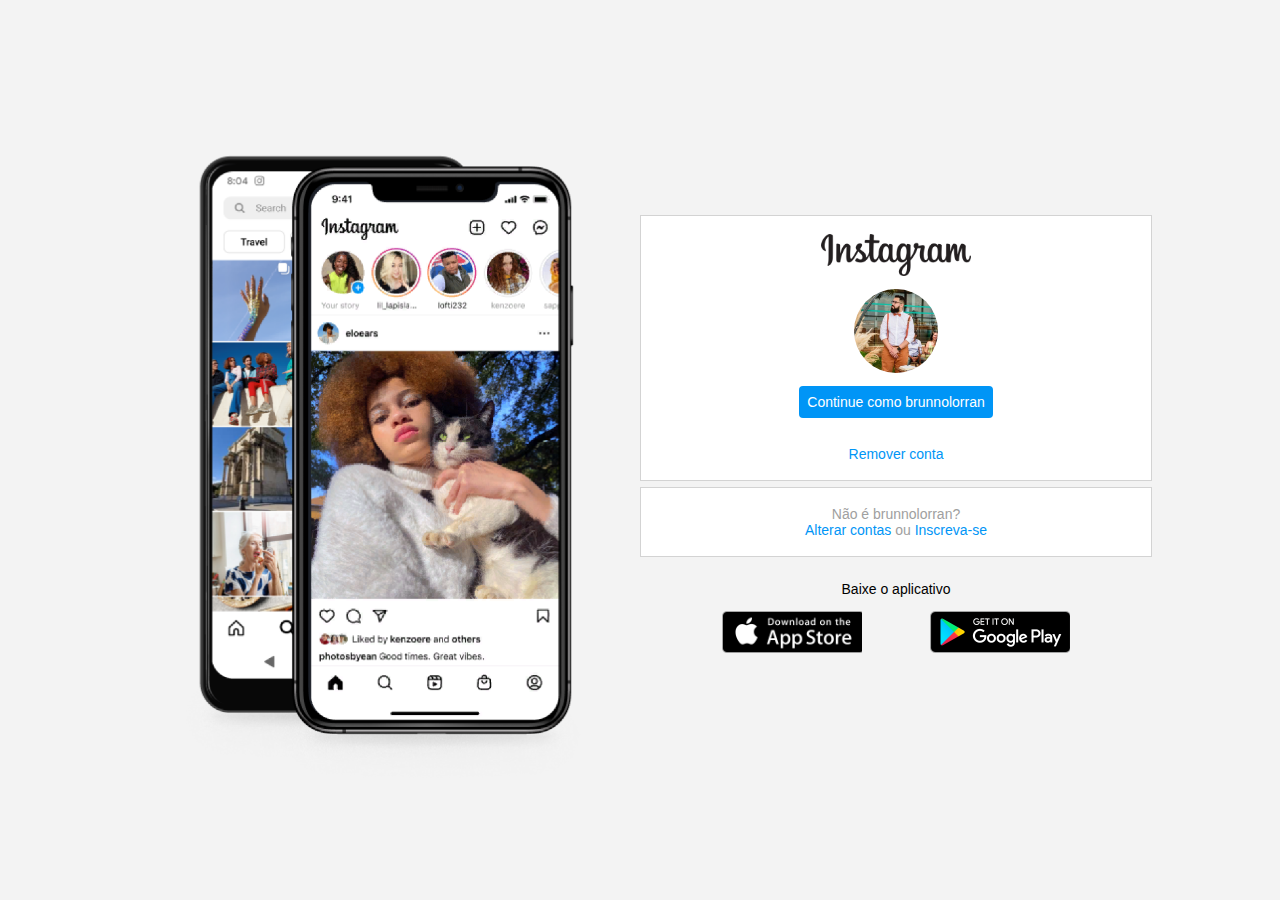
<file: index.html>
<!DOCTYPE html>
<html lang="pt-br">
  <head>
    <meta charset="UTF-8" />
    <meta http-equiv="X-UA-Compatible" content="IE=edge" />
    <meta name="viewport" content="width=device-width, initial-scale=1.0" />
    <link rel="stylesheet" href="styles.css" />
    <title>Instagram | Desafio DIO</title>
  </head>
  <body>
    <div class="instagram-wrapper">
      <div class="instagram-phone">
        <img src="./images/instagram-celular.png" alt="celular" />
      </div>
      <div class="instagram-continue">
        <div class="group">
          <img
            src="./images/instagram-logo.png"
            class="instagram-logo"
            src="logo instagram"
          />
          <div class="profile-photo">
            <img src="./images/perfil-instagram.jpg" alt="foto do perfil" />
          </div>
          <a href="#" class="instagram-login">Continue como brunnolorran</a>
          <a href="#" class="instagram-logout">Remover conta</a>
        </div>
        <div class="group">
          <p class="not-account">Não é brunnolorran?</p>
          <p class="not-account">
            <span class="link-blue">Alterar contas</span>
            ou
            <span class="link-blue">Inscreva-se</span>
          </p>
        </div>
        <div class="get-the-app">
          <p class="get-app">Baixe o aplicativo</p>
          <div class="download">
            <a href="#" class="app-download"></a>
            <a href="#" class="app-download"></a>
          </div>
        </div>
      </div>
    </div>
  </body>
</html>
</file>
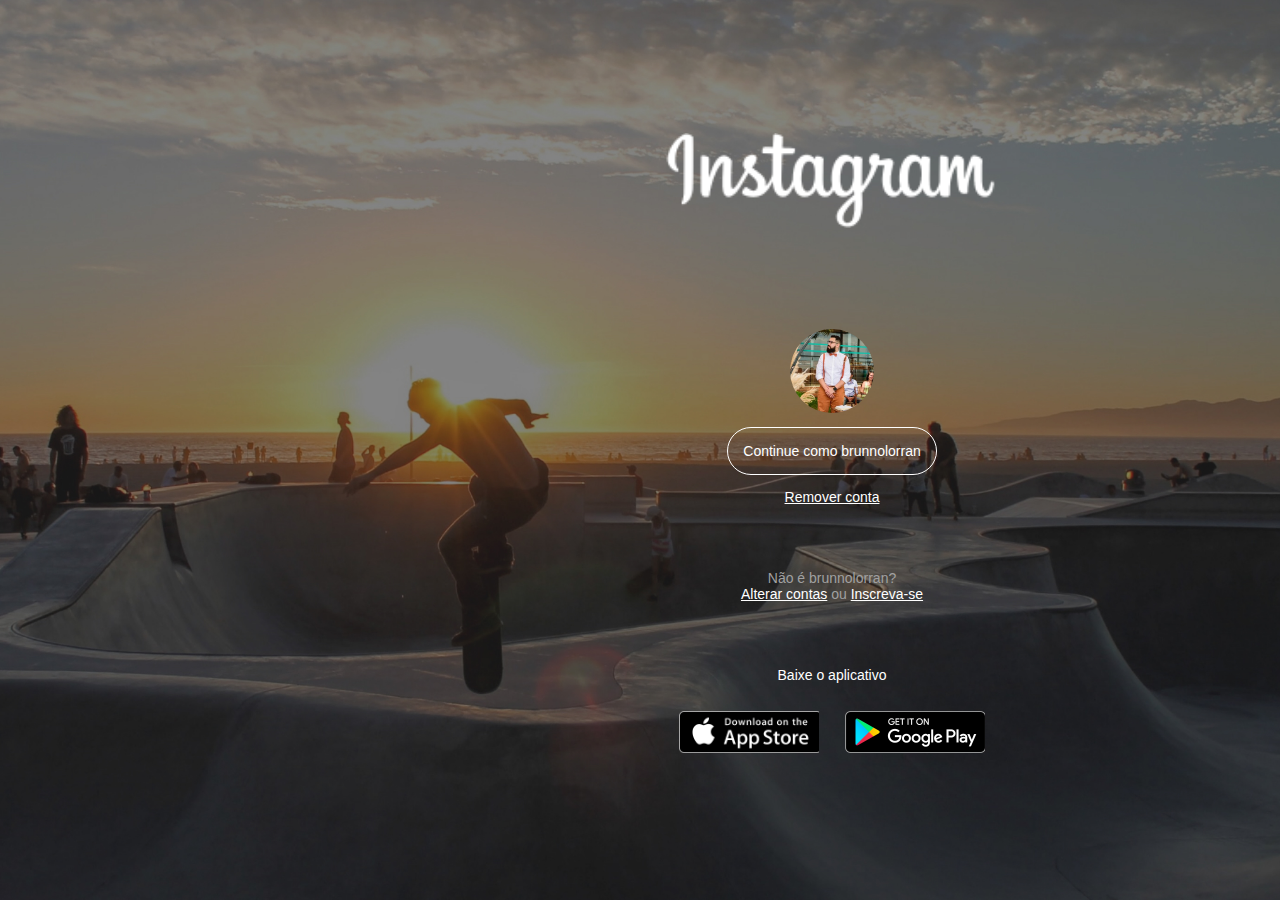
<file: index-redesign.html>
<!DOCTYPE html>
<html lang="pt-br">
  <head>
    <meta charset="UTF-8" />
    <meta http-equiv="X-UA-Compatible" content="IE=edge" />
    <meta name="viewport" content="width=device-width, initial-scale=1.0" />
    <link rel="stylesheet" href="styles-redesign.css" />
    <title>Instagram Redesign | Desafio DIO</title>
  </head>
  <body>
    <div class="instagram-wrapper">
      <div class="instagram-50"></div>
      <div class="instagram-continue">
        <div class="group">
          <img
            src="./images/logo-white.png"
            class="instagram-logo"
            src="logo instagram"
          />
          <div class="profile-photo">
            <img src="./images/perfil-instagram.jpg" alt="foto do perfil" />
          </div>
          <a href="#" class="instagram-login">Continue como brunnolorran</a>
          <a href="#" class="instagram-logout">Remover conta</a>
        </div>
        <div class="group">
          <p class="not-account">Não é brunnolorran?</p>
          <p class="not-account">
            <span class="link-blue">Alterar contas</span>
            ou
            <span class="link-blue">Inscreva-se</span>
          </p>
        </div>
        <div class="get-the-app">
          <p class="get-app">Baixe o aplicativo</p>
          <div class="download">
            <a href="#" class="app-download"></a>
            <a href="#" class="app-download"></a>
          </div>
        </div>
      </div>
    </div>
  </body>
</html>
</file>
<file: styles.css>
* {
  padding: 0;
  margin: 0;
  box-sizing: border-box;
  text-decoration: none;
  font-family: sans-serif;
  font-size: 14px;
}

body {
  width: 100%;
  min-height: 100vh;
  background-color: rgb(243, 243, 243);
  margin: 0;
  padding: 0;
  display: flex;
  justify-content: center;
}

.instagram-wrapper {
  display: flex;
  align-items: center;
  justify-content: start;
  width: 60%;
  height: 100vh;
}

.instagram-phone {
  display: flex;
  align-items: center;
  justify-content: center;
  width: 50%;
}
.instagram-phone img {
  height: 50rem;
}

.instagram-continue {
  display: flex;
  align-items: center;
  justify-content: space-around;
  flex-direction: column;
  width: 50%;
  min-height: 34rem;
}

.group {
  display: flex;
  justify-content: space-between;
  align-items: center;
  flex-direction: column;
  background-color: #fff;
  width: 100%;
  padding: 1.3rem 0;
  border: 1px solid lightgray;
}
.group:nth-child(1) {
  min-height: 19rem;
}

.instagram-logo {
  height: 3rem;
}

.profile-photo {
  display: flex;
  justify-content: center;
  align-items: center;
  border-radius: 50%;
  overflow: hidden;
}

.profile-photo img {
  height: 6rem;
}

.instagram-login {
  background-color: #0095f6;
  color: #fff;
  padding: 8px;
  border-radius: 4px;
}

.instagram-logout {
  color: #0095f6;
  margin-top: 1rem;
}

.not-account {
  color: rgb(160, 160, 160);
}

.link-blue {
  color: #0095f6;
}

.get-the-app {
  display: flex;
  flex-direction: column;
  align-items: center;
  justify-content: center;
  width: 100%;
  padding: 1.3rem 0;
}

.download {
  display: flex;
  width: 100%;
  justify-content: space-evenly;
  align-items: center;
  padding: 1rem;
}

.app-download {
  height: 3rem;
  width: 10rem;
  background-size: cover;
}

.app-download:nth-child(1) {
  background-image: url(./images/apple-button.png);
}

.app-download:nth-child(2) {
  background-image: url(./images/googleplay-button.png);
}

/* Media queries */

@media (max-width: 1352px) {
  .instagram-wrapper {
    width: 80%;
  }
}

@media (max-width: 1024px) {
  .instagram-wrapper {
    width: 90%;
  }
}

@media (max-width: 876px) {
  body {
    background-color: #fff;
  }
  .instagram-wrapper {
    width: 90%;
  }

  .instagram-phone {
    display: none;
  }

  .instagram-continue {
    width: 100%;
  }

  .group {
    border: 1px solid #fff;
  }
}
</file>
<file: styles-redesign.css>
* {
  padding: 0;
  margin: 0;
  box-sizing: border-box;
  text-decoration: none;
  font-family: sans-serif;
  font-size: 14px;
}

body {
  width: 100%;
  min-height: 100vh;
  background-image: url(./images/background.jpg);
  background-size: cover;
  margin: 0;
  padding: 0;
  display: flex;
  justify-content: center;
}

.instagram-wrapper {
  display: flex;
  align-items: center;
  justify-content: start;
  width: 60%;
  height: 100vh;
}

.instagram-50 {
  width: 50%;
}

.instagram-continue {
  display: flex;
  align-items: center;
  justify-content: space-around;
  flex-direction: column;
  width: 50%;
  min-height: 50rem;
}

.group {
  display: flex;
  justify-content: space-between;
  align-items: center;
  flex-direction: column;
  width: 100%;
  padding: 1.3rem 0;
}
.group:nth-child(1) {
  min-height: 19rem;
}

.instagram-logo {
  height: 7rem;
  margin-bottom: 7rem;
}

.profile-photo {
  display: flex;
  justify-content: center;
  align-items: center;
  border-radius: 50%;
  overflow: hidden;
}

.profile-photo img {
  height: 6rem;
}

.instagram-login {
  border: #fff 1px solid;
  margin-top: 1rem;
  color: #fff;
  padding: 15px;
  border-radius: 5rem;
}

.instagram-logout {
  color: #fff;
  margin-top: 1rem;
  text-decoration: underline;
}

.not-account {
  color: rgb(160, 160, 160);
}

.link-blue {
  color: #fff;
  text-decoration: underline;
}

.get-the-app {
  display: flex;
  flex-direction: column;
  align-items: center;
  justify-content: center;
  width: 100%;
  padding: 1.3rem 0;
}

.get-app {
  color: #fff;
}

.download {
  display: flex;
  width: 100%;
  justify-content: space-evenly;
  align-items: center;
  padding: 1rem;
  margin-top: 1rem;
}

.app-download {
  height: 3rem;
  width: 10rem;
  background-size: cover;
}

.app-download:nth-child(1) {
  background-image: url(./images/apple-button.png);
}

.app-download:nth-child(2) {
  background-image: url(./images/googleplay-button.png);
}

/* Media queries */

@media (max-width: 876px) {
  .instagram-phone {
    display: none;
  }

  .instagram-continue {
    width: 100%;
  }

  .group {
    width: 100%;
  }
}
</file>
